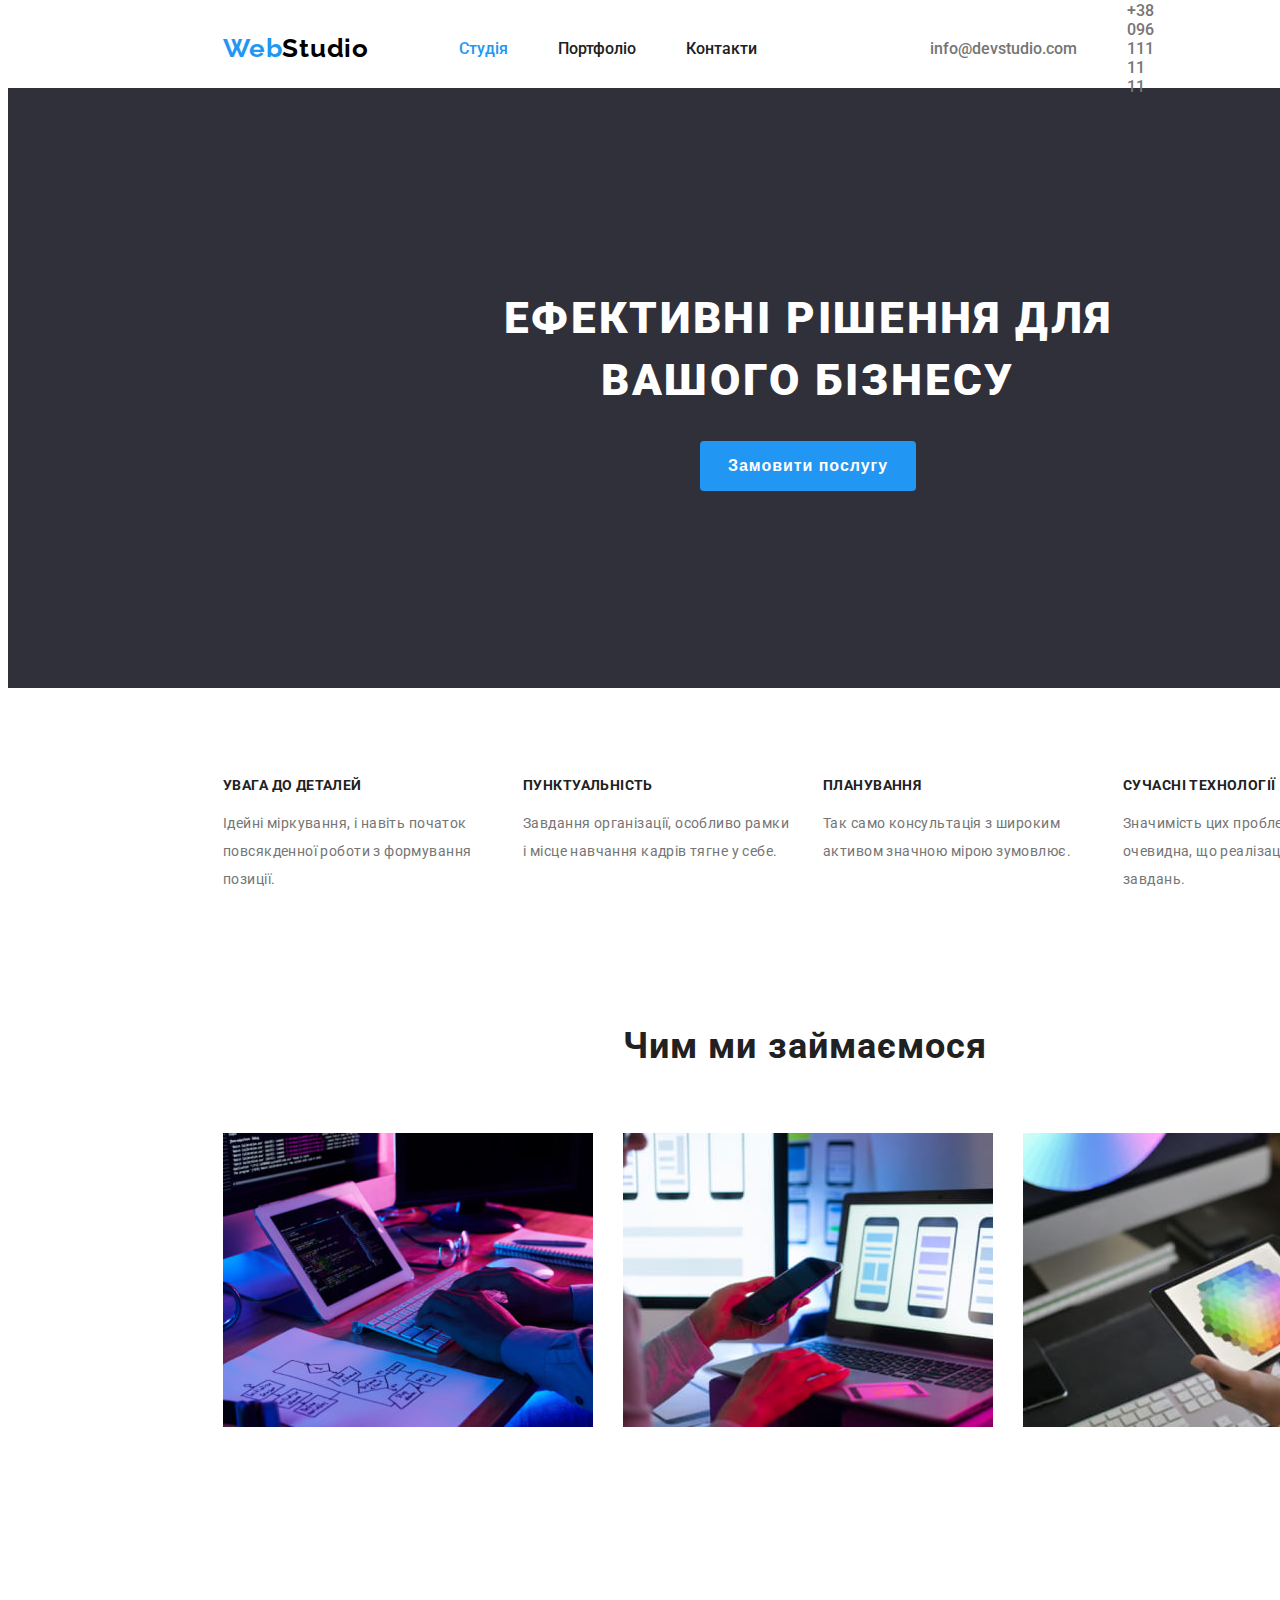
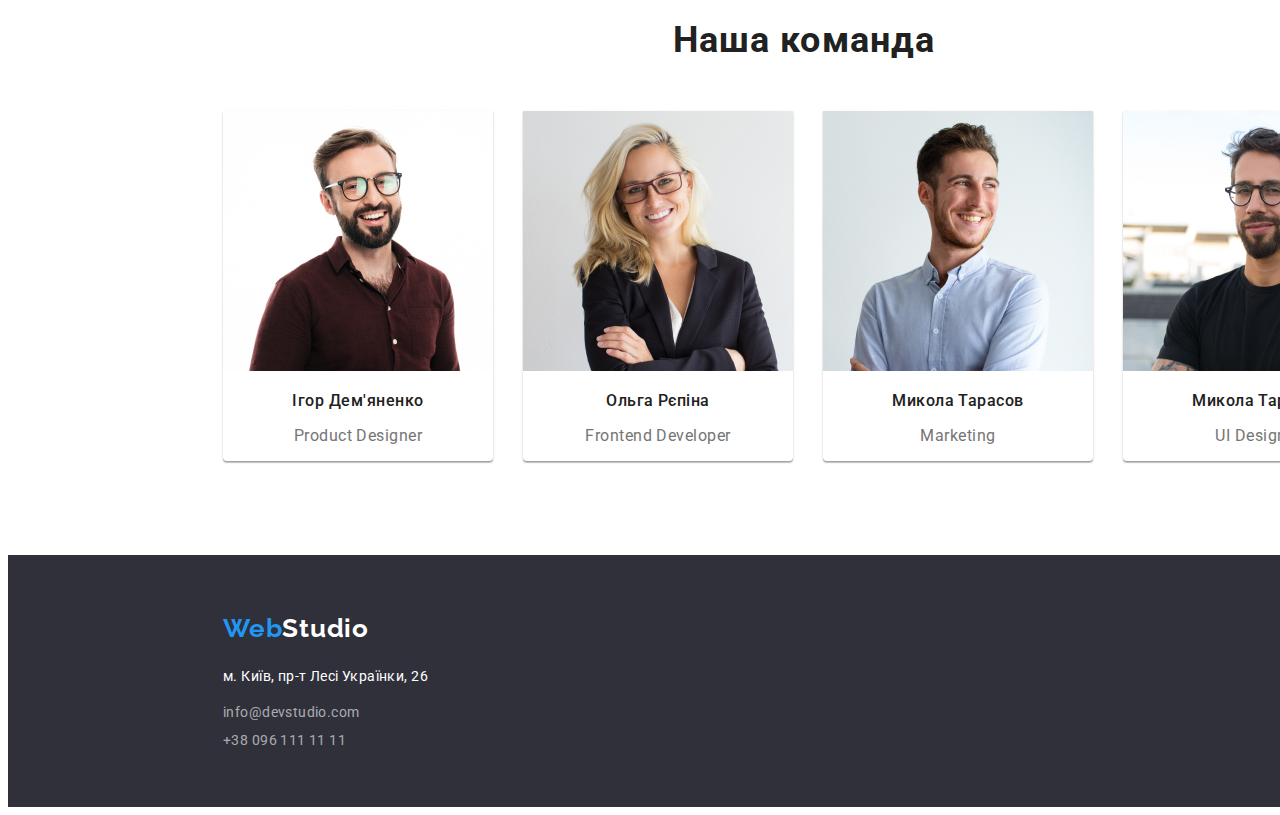
<file: index.html>
<!DOCTYPE html>
<html lang="uk">
  <head>
    <meta charset="UTF-8">
    <meta http-equiv="X-UA-Compatible" content="IE=edge">
    <meta name="viewport" content="width=device-width, initial-scale=1.0">
    <link rel="preconnect" href="https://fonts.googleapis.com">
    <link rel="preconnect" href="https://fonts.gstatic.com" crossorigin>
    <link href="https://fonts.googleapis.com/css2?family=Raleway:wght@700&family=Roboto:wght@400;500;700;900&display=swap" rel="stylesheet">
    <link rel="stylesheet" href="css/style.css">
    <title>Студія</title>
  </head>
  <body>
    <header class="header">
      <div class="container">
        <div class="header_inner">
        <a class="logo" href="index.html"><span class="blue_logo">Web</span>Studio</a>
        <nav class="menu">
          <ul class="menu_list">
            <li class="menu__list-item">
              <a class="menu__list-link" href="index.html"><span class="index_link">Студія</span></a>
            </li>
            <li class="menu__list-item">
              <a class="menu__list-link" href="portfolio.html">Портфоліо</a>
            </li>
            <li class="menu__list-item">
              <a class="menu__list-link" href="index.html">Контакти</a>
            </li>
          </ul>
        </nav>
        <ul class="contacts">
          <li class="contacts_item">
            <a class="contacts_link" href="mailto:info@devstudio.com">info@devstudio.com</a>
          </li>
          <li class="contacts_item">
            <a class="contacts_link" href="tel:+380961111111">+38 096 111 11 11</a>
          </li>
        </ul>
        </div>
      </div>
    </header>
    <main>
      <section class="section">
        <h1 class="main_title">Ефективні рішення для вашого бізнесу</h1>
        <button type="button" class="main_btn">Замовити послугу</button>
      </section>
      <section class="our_features">
        <ul class="main_features">
          <li class="features">
            <h3 class="main_features_title">УВАГА ДО ДЕТАЛЕЙ</h3>
            <p class="features_text">
              Ідейні міркування, і навіть початок повсякденної роботи з
              формування позиції.
            </p>
          </li>
          <li class="features">
            <h3 class="main_features_title">ПУНКТУАЛЬНІСТЬ</h3>
            <p class="features_text">
              Завдання організації, особливо рамки і місце навчання кадрів тягне
              у себе.
            </p>
          </li>
          <li class="features">
            <h3 class="main_features_title">ПЛАНУВАННЯ</h3>
            <p class="features_text">
              Так само консультація з широким активом значною мірою зумовлює.
            </p>
          </li>
          <li class="features">
            <h3 class="main_features_title">СУЧАСНІ ТЕХНОЛОГІЇ</h3>
            <p class="features_text">
              Значимість цих проблем настільки очевидна, що реалізація планових
              завдань.
            </p>
          </li>
        </ul>
      </section>
      <section class="work">
        <h2 class="work_title">Чим ми займаємося</h2>
        <ul class="work_img">
          <li>
            <img
              class="work_box"
              src="images/box-1.jpg"
              width="370"
              height="294"
              alt="Backend dev"
            >
          </li>
          <li>
            <img
              class="work_box"
              src="images/box-2.jpg"
              width="370"
              height="294"
              alt="Frontend dev"
            >
          </li>
          <li>
            <img
              class="work_box"
              src="images/box-3.jpg"
              width="370"
              height="294"
              alt="Design dev"
            >
          </li>
        </ul>
      </section>
      <section class="team">
        <h2 class="team_title">Наша команда</h2>
        <ul class="our_team">
          <li class="our_team-card">
            <img
              class="team_img"
              src="images/teamcard-1.jpg"
              width="270"
              height="260"
              alt="Product Designer"
             >
             <h3 class="team_name">Ігор Дем'яненко</h3>
             <p class="team_p">Product Designer</p>
          </li>
          <li class="our_team-card">
            <img
              class="team_img"
              src="images/teamcard-2.jpg"
              width="270"
              height="260"
              alt="Frontend Developer"
             >
             <h3 class="team_name">Ольга Рєпіна</h3>
             <p class="team_p">Frontend Developer</p>

          </li>
          <li class="our_team-card">
            <img
              class="team_img"
              src="images/teamcard-3.jpg"
              width="270"
              height="260"
              alt="Marketing"
              >
              <h3 class="team_name">Микола Тарасов</h3>
              <p class="team_p">Marketing</p>
          </li>
          <li class="our_team-card">
            <img
              class="team_img"
              src="images/teamcard-4.jpg"
              width="270"
              height="260"
              alt="UI Designer"
              >
              <h3 class="team_name">Микола Тарасов</h3>
              <p class="team_p">UI Designer</p>
          </li>
        </ul>
      </section>
    </main>
    <footer class="footer">
      <address class="address">
        <a class="logo_footer" href="index.html"><span class="blue_logo">Web</span>Studio</a>
        <p class="address_link">м. Київ, пр-т Лесі Українки, 26</p>
        <a class="email_link" href="mailto:info@devstudio.com">info@devstudio.com</a>
        <a class="phone_link" href="tel:+380961111111">+38 096 111 11 11</a>
      </address>
    </footer>
  </body>
</html>
</file>
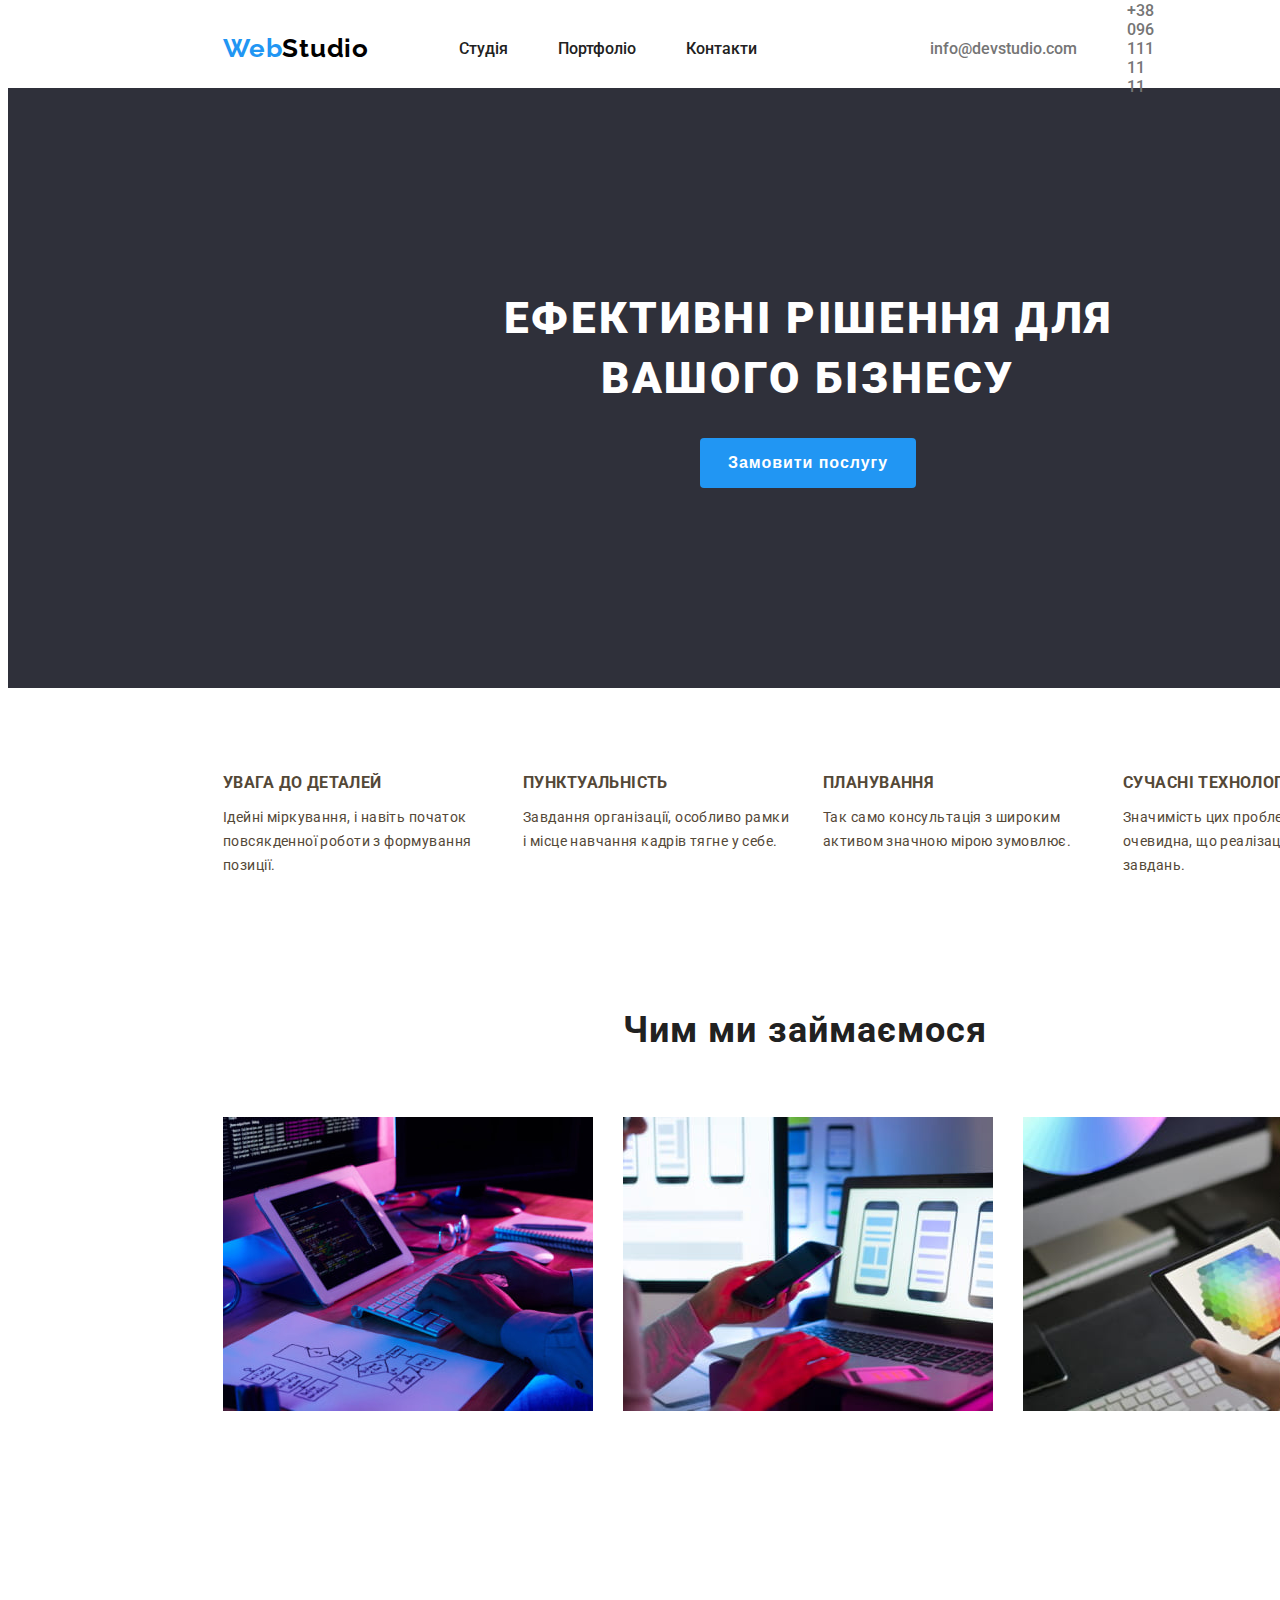
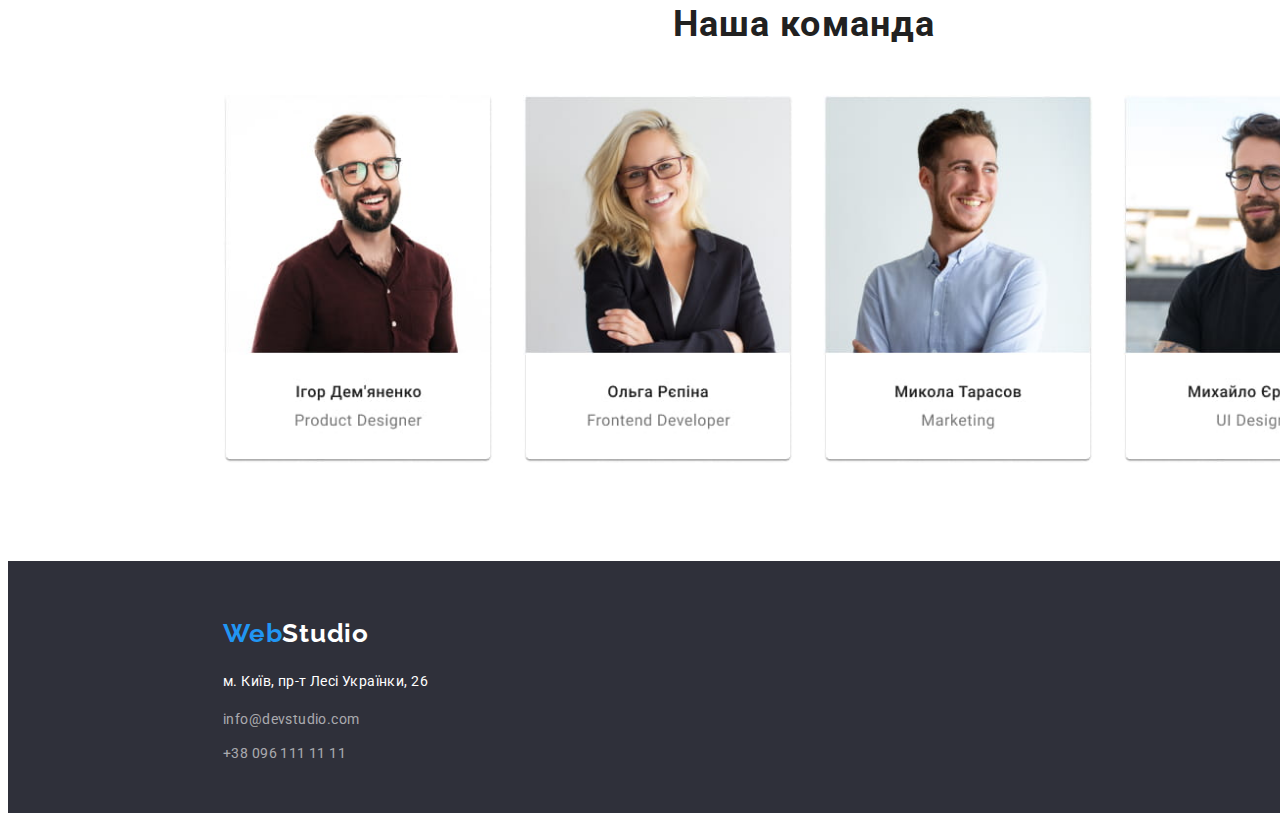
<file: goit-markup-hw-02/index.html>
<!DOCTYPE html>
<html lang="uk">
  <head>
    <meta charset="UTF-8">
    <meta http-equiv="X-UA-Compatible" content="IE=edge">
    <meta name="viewport" content="width=device-width, initial-scale=1.0">
    <link rel="preconnect" href="https://fonts.googleapis.com">
    <link rel="preconnect" href="https://fonts.gstatic.com" crossorigin>
    <link href="https://fonts.googleapis.com/css2?family=Raleway:wght@700&family=Roboto:wght@400;500;700;900&display=swap" rel="stylesheet">
    <link rel="stylesheet" href="css/style.css">
    <title>Студія</title>
  </head>
  <body>
    <header class="header">
      <div class="container">
        <div class="header_inner">
        <a class="logo" href="index.html"><span class="blue_logo">Web</span>Studio</a>
        <nav class="menu">
          <ul class="menu_list">
            <li class="menu__list-item">
              <a class="menu__list-link" href="index.html">Студія</a>
            </li>
            <li class="menu__list-item">
              <a class="menu__list-link" href="portfolio.html">Портфоліо</a>
            </li>
            <li class="menu__list-item">
              <a class="menu__list-link" href="index.html">Контакти</a>
            </li>
          </ul>
        </nav>
        <ul class="contacts">
          <li class="contacts_item">
            <a class="contacts_link" href="mailto:info@devstudio.com">info@devstudio.com</a>
          </li>
          <li class="contacts_item">
            <a class="contacts_link" href="tel:+380961111111">+38 096 111 11 11</a>
          </li>
        </ul>
        </div>
      </div>
    </header>
    <main>
      <section class="section">
        <h1 class="main_title">Ефективні рішення для вашого бізнесу</h1>
        <button type="button" class="main_btn">Замовити послугу</button>
      </section>
      <section class="our_features">
        <ul class="main_features">
          <li class="features">
            <h3 class="main_features_title">УВАГА ДО ДЕТАЛЕЙ</h3>
            <p class="features_text">
              Ідейні міркування, і навіть початок повсякденної роботи з
              формування позиції.
            </p>
          </li>
          <li class="features">
            <h3 class="main_features_title">ПУНКТУАЛЬНІСТЬ</h3>
            <p class="features_text">
              Завдання організації, особливо рамки і місце навчання кадрів тягне
              у себе.
            </p>
          </li>
          <li class="features">
            <h3 class="main_features_title">ПЛАНУВАННЯ</h3>
            <p class="features_text">
              Так само консультація з широким активом значною мірою зумовлює.
            </p>
          </li>
          <li class="features">
            <h3 class="main_features_title">СУЧАСНІ ТЕХНОЛОГІЇ</h3>
            <p class="features_text">
              Значимість цих проблем настільки очевидна, що реалізація планових
              завдань.
            </p>
          </li>
        </ul>
      </section>
      <section class="work">
        <h2 class="work_title">Чим ми займаємося</h2>
        <ul class="work_img">
          <li>
            <img
              class="work_box"
              src="images/box-1.jpg"
              width="370"
              height="294"
              alt="Backend dev"
            >
          </li>
          <li>
            <img
              class="work_box"
              src="images/box-2.jpg"
              width="370"
              height="294"
              alt="Frontend dev"
            >
          </li>
          <li>
            <img
              class="work_box"
              src="images/box-3.jpg"
              width="370"
              height="294"
              alt="Design dev"
            >
          </li>
        </ul>
      </section>
      <section class="team">
        <h2 class="team_title">Наша команда</h2>
        <ul class="our_team">
          <li class="our_team-card">
            <img
              class="team_img"
              src="images/teamcard-1.jpg"
              width="270"
              height="368"
              alt="Product Designer"
             >
            
          </li>
          <li class="our_team-card">
            <img
              class="team_img"
              src="images/teamcard-2.jpg"
              width="270"
              height="368"
              alt="Frontend Developer"
             >
          </li>
          <li class="our_team-card">
            <img
              class="team_img"
              src="images/teamcard-3.jpg"
              width="270"
              height="368"
              alt="Marketing"
              >
          </li>
          <li class="our_team-card">
            <img
              class="team_img"
              src="images/teamcard-4.jpg"
              width="270"
              height="368"
              alt="UI Designer"
              >
          </li>
        </ul>
      </section>
    </main>
    <footer class="footer">
      <address class="address">
        <a class="logo_footer" href="index.html"><span class="blue_logo">Web</span>Studio</a>
        <p class="address_link">м. Київ, пр-т Лесі Українки, 26</p>
        <a class="email_link" href="mailto:info@devstudio.com">info@devstudio.com</a>
        <a class="phone_link" href="tel:+380961111111">+38 096 111 11 11</a>
      </address>
    </footer>
  </body>
</html>
</file>
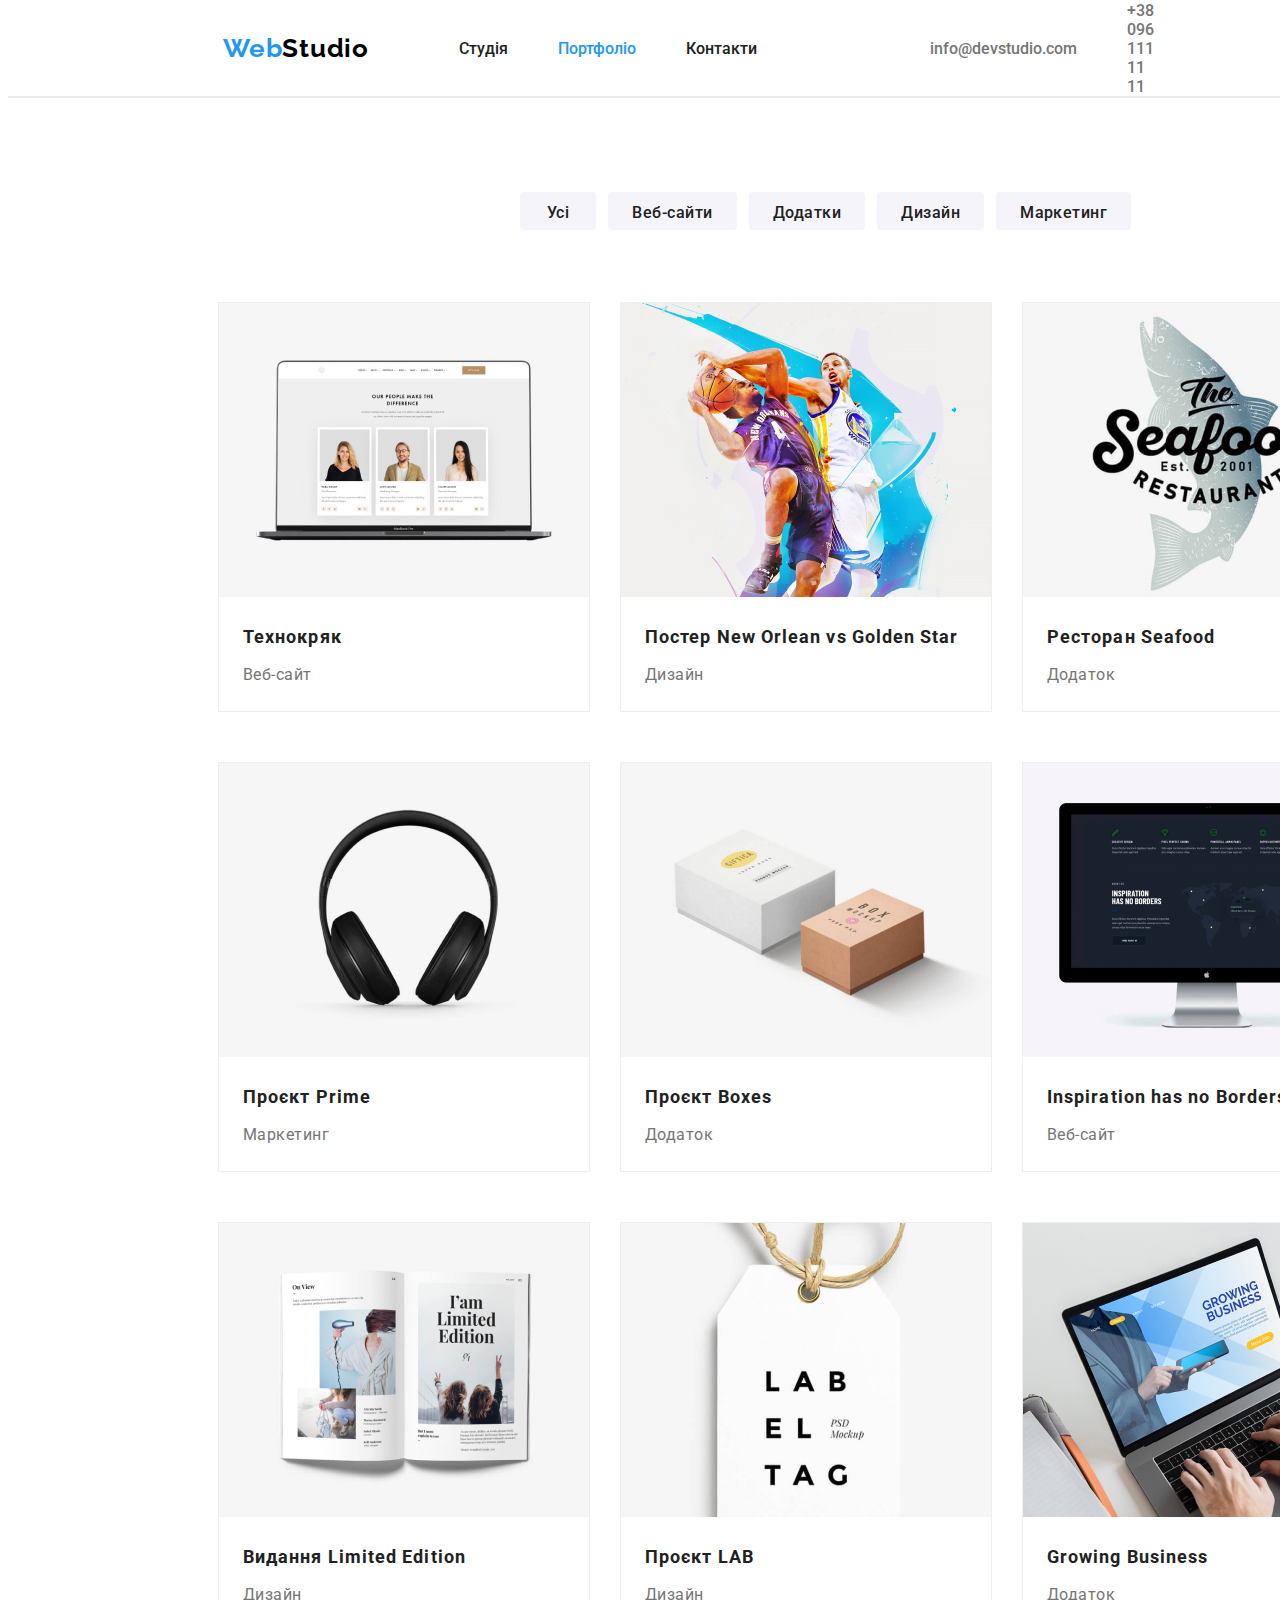
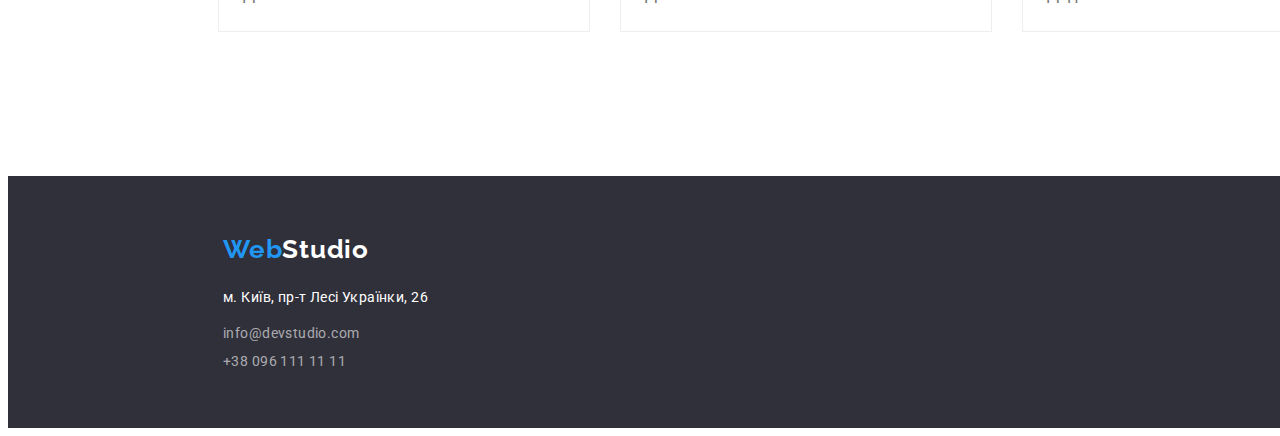
<file: portfolio.html>
<!DOCTYPE html>
<html lang="uk">
  <head>
    <meta charset="UTF-8">
    <meta http-equiv="X-UA-Compatible" content="IE=edge">
    <meta name="viewport" content="width=device-width, initial-scale=1.0">
    <link rel="preconnect" href="https://fonts.googleapis.com">
    <link rel="preconnect" href="https://fonts.gstatic.com" crossorigin>
    <link
      href="https://fonts.googleapis.com/css2?family=Raleway:wght@700&family=Roboto:wght@400;500;700;900&display=swap"
      rel="stylesheet">
    <link rel="stylesheet" href="css/style.css">
    <title>Портфоліо</title>
  </head>
  <body>
    <header class="header">
      <div class="container">
        <div class="header_inner">
          <a class="logo" href="index.html"><span class="blue_logo">Web</span>Studio</a>
          <nav class="menu">
            <ul class="menu_list">
              <li class="menu__list-item">
                <a class="menu__list-link" href="index.html">Студія</a>
              </li>
              <li class="menu__list-item">
                <a class="menu__list-link" href="portfolio.html"><span class="portfolio_link">Портфоліо</span></a>
              </li>
              <li class="menu__list-item">
                <a class="menu__list-link" href="index.html">Контакти</a>
              </li>
            </ul>
          </nav>
          <ul class="contacts">
            <li class="contacts_item">
              <a class="contacts_link" href="mailto:info@devstudio.com"
                >info@devstudio.com</a>
            </li>
            <li class="contacts_item">
              <a class="contacts_link" href="tel:+380961111111"
                >+38 096 111 11 11</a>
            </li>
          </ul>
        </div>
      </div>
    </header>
    <main>
      <hr style="border: 1px solid transparent">
      <section class="catalog">
        <ul class="catalog_menu">
          <li class="catalog_btn-item">
          <button type="button" class="catalog_btn-apart">Усі</button>
          </li>
          <li class="catalog_btn-item">
          <button type="button" class="catalog_btn">Веб-сайти</button>
          </li>
          <li class="catalog_btn-item">
          <button type="button" class="catalog_btn">Додатки</button>
          </li>
          <li class="catalog_btn-item">
          <button type="button" class="catalog_btn">Дизайн</button>
          </li>
          <li class="catalog_btn-item">
          <button type="button" class="catalog_btn">Маркетинг</button>
          </li>
        </ul>
        <div class="catalog_cards">
          <ul class="grid">
            <li class="grid_item">
              <a class="grid_link" href="#">
                <img
                  class="catalog_card-img"
                  src="images/catalog_card-1.jpg"
                  alt="Технокряк"
                  >
              </a>
                <h3 class="catalog_card-title">Технокряк</h3>
                <p class="catalog_card-p">Веб-сайт</p>
            </li>
            <li class="grid_item">
              <a class="grid_link" href="#">
                <img
                  class="catalog_card-img"
                  src="images/catalog_card-2.jpg"
                  alt="Постер New Orlean vs Golden Star"
                 >
              </a>
                <h3 class="catalog_card-title">Постер New Orlean vs Golden Star</h3>
                <p class="catalog_card-p">Дизайн</p>
            </li>
            <li class="grid_item">
              <a class="grid_link" href="#">
                <img
                  class="catalog_card-img"
                  src="images/catalog_card-3.jpg"
                  alt="Ресторан Seafood"
                  >
              </a>
                <h3 class="catalog_card-title">Ресторан Seafood</h3>
                <p class="catalog_card-p">Додаток</p>
            </li>
            <li class="grid_item">
              <a class="grid_link" href="#">
                <img
                  class="catalog_card-img"
                  src="images/catalog_card-4.jpg"
                  alt="Проєкт Prime"
                  >
              </a>
                <h3 class="catalog_card-title">Проєкт Prime</h3>
                <p class="catalog_card-p">Маркетинг</p>
            </li>
            <li class="grid_item">
              <a class="grid_link" href="#">
                <img
                  class="catalog_card-img"
                  src="images/catalog_card-5.jpg"
                  alt="Проєкт Boxes"
                 >
              </a>
                <h3 class="catalog_card-title">Проєкт Boxes</h3>
                <p class="catalog_card-p">Додаток</p>
            </li>
            <li class="grid_item">
              <a class="grid_link" href="#">
                <img
                  class="catalog_card-img"
                  src="images/catalog_card-6.jpg"
                  alt="Inspiration has no Borders"
                 >
              </a>  
                <h3 class="catalog_card-title">Inspiration has no Borders</h3>
                <p class="catalog_card-p">Веб-сайт</p>
            </li>
            <li class="grid_item">
              <a class="grid_link" href="#">
                <img
                  class="catalog_card-img"
                  src="images/catalog_card-7.jpg"
                  alt="Видання Limited Edition"
                 >
             </a>   
                <h3 class="catalog_card-title">Видання Limited Edition</h3>
                <p class="catalog_card-p">Дизайн</p>
            </li>
            <li class="grid_item">
              <a class="grid_link" href="#">
                <img  
                  class="catalog_card-img"
                  src="images/catalog_card-8.jpg"
                  alt="Проєкт LAB"
                 >
             </a>
                <h3 class="catalog_card-title">Проєкт LAB</h3>
                <p class="catalog_card-p">Дизайн</p>
            </li>
            <li class="grid_item">
              <a class="grid_link" href="#">
                <img
                  class="catalog_card-img"
                  src="images/catalog_card-9.jpg"
                  alt="Growing Business"
                >
              </a>
                <h3 class="catalog_card-title">Growing Business</h3>
                <p class="catalog_card-p">Додаток</p>
            </li>
          </ul>
        </div>
      </section>
    </main>
    <footer class="footer">
      <address class="address">
        <a class="logo_footer" href="index.html"><span class="blue_logo">Web</span>Studio</a>
        <p class="address_link">м. Київ, пр-т Лесі Українки, 26</p>
        <a class="email_link" href="mailto:info@devstudio.com">info@devstudio.com</a>
        <a class="phone_link" href="tel:+380961111111">+38 096 111 11 11</a>
      </address>
    </footer>
  </body>
</html>
</file>
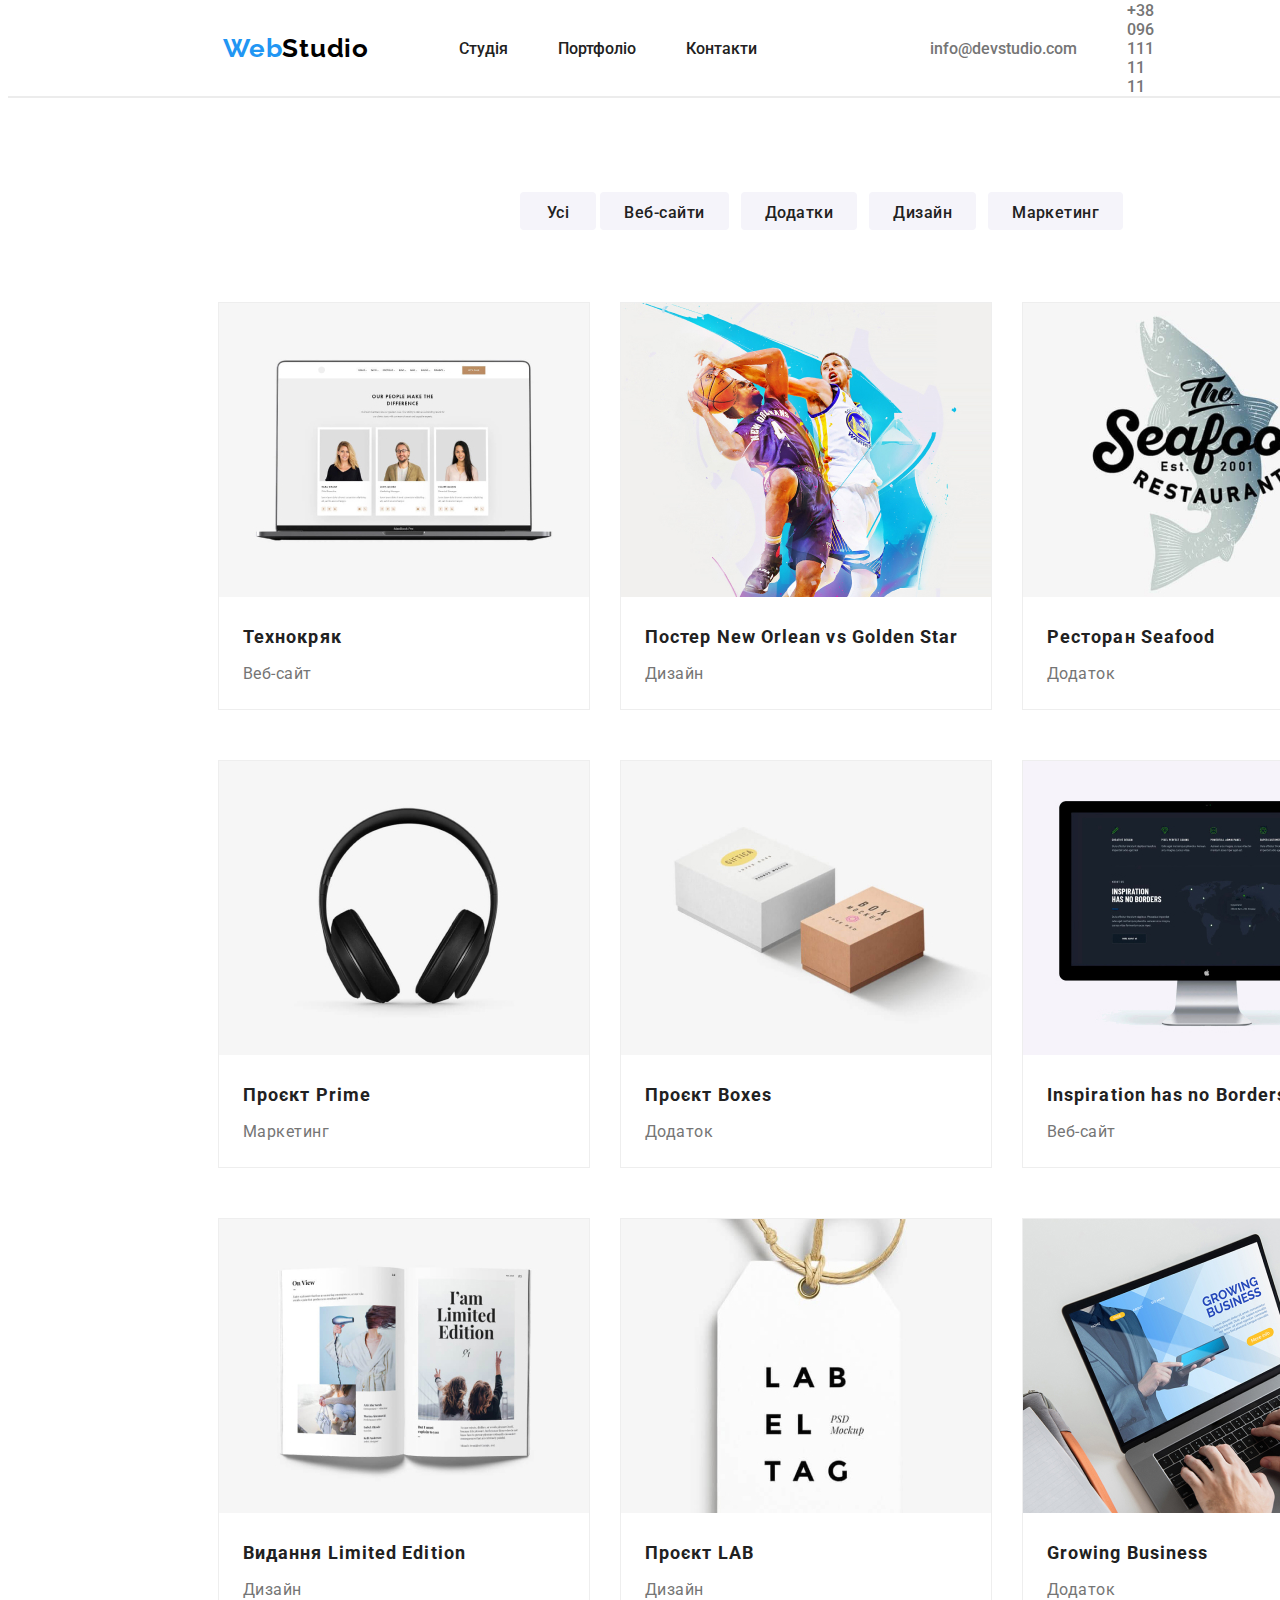
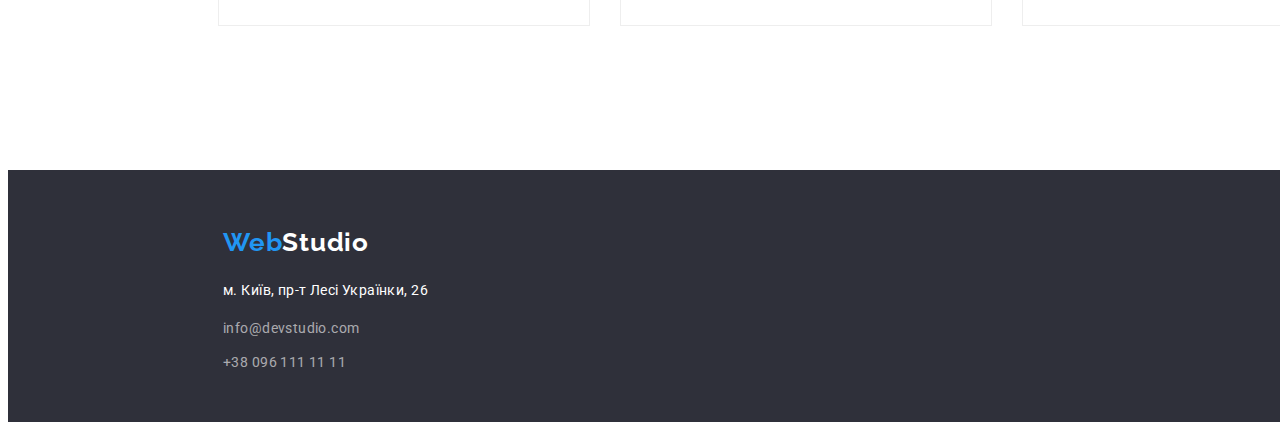
<file: goit-markup-hw-02/portfolio.html>
<!DOCTYPE html>
<html lang="uk">
  <head>
    <meta charset="UTF-8">
    <meta http-equiv="X-UA-Compatible" content="IE=edge">
    <meta name="viewport" content="width=device-width, initial-scale=1.0">
    <link rel="preconnect" href="https://fonts.googleapis.com">
    <link rel="preconnect" href="https://fonts.gstatic.com" crossorigin>
    <link
      href="https://fonts.googleapis.com/css2?family=Raleway:wght@700&family=Roboto:wght@400;500;700;900&display=swap"
      rel="stylesheet">
    <link rel="stylesheet" href="css/style.css">
    <title>Портфоліо</title>
  </head>
  <body>
    <header class="header">
      <div class="container">
        <div class="header_inner">
          <a class="logo" href="index.html"><span class="blue_logo">Web</span>Studio</a>
          <nav class="menu">
            <ul class="menu_list">
              <li class="menu__list-item">
                <a class="menu__list-link" href="index.html">Студія</a>
              </li>
              <li class="menu__list-item">
                <a class="menu__list-link" href="portfolio.html">Портфоліо</a>
              </li>
              <li class="menu__list-item">
                <a class="menu__list-link" href="index.html">Контакти</a>
              </li>
            </ul>
          </nav>
          <ul class="contacts">
            <li class="contacts_item">
              <a class="contacts_link" href="mailto:info@devstudio.com"
                >info@devstudio.com</a>
            </li>
            <li class="contacts_item">
              <a class="contacts_link" href="tel:+380961111111"
                >+38 096 111 11 11</a>
            </li>
          </ul>
        </div>
      </div>
    </header>
    <main>
      <hr style="border: 1px solid transparent">
      <div class="catalog">
        <div class="catalog_menu">
          <button type="button" class="catalog_btn-apart">Усі</button>
          <button type="button" class="catalog_btn">Веб-сайти</button>
          <button type="button" class="catalog_btn">Додатки</button>
          <button type="button" class="catalog_btn">Дизайн</button>
          <button type="button" class="catalog_btn">Маркетинг</button>
        </div>
        <div class="catalog_cards">
          <ul class="grid">
            <li class="grid_item">
                <img
                  class="catalog_card-img"
                  src="images/catalog_card-1.jpg"
                  alt="Технокряк"
                  >
                <p class="catalog_card-title">Технокряк</p>
                <p class="catalog_card-p">Веб-сайт</p>
            </li>
            <li class="grid_item">
                <img
                  class="catalog_card-img"
                  src="images/catalog_card-2.jpg"
                  alt="Постер New Orlean vs Golden Star"
                  >
                <p class="catalog_card-title">Постер New Orlean vs Golden Star</p>
                <p class="catalog_card-p">Дизайн</p>
            </li>
            <li class="grid_item">
                <img
                  class="catalog_card-img"
                  src="images/catalog_card-3.jpg"
                  alt="Ресторан Seafood"
                  >
                <p class="catalog_card-title">Ресторан Seafood</p>
                <p class="catalog_card-p">Додаток</p>
            </li>
            <li class="grid_item">
                <img
                  class="catalog_card-img"
                  src="images/catalog_card-4.jpg"
                  alt="Проєкт Prime"
                  >
                <p class="catalog_card-title">Проєкт Prime</p>
                <p class="catalog_card-p">Маркетинг</p>
            </li>
            <li class="grid_item">
                <img
                  class="catalog_card-img"
                  src="images/catalog_card-5.jpg"
                  alt="Проєкт Boxes"
                 >
                <p class="catalog_card-title">Проєкт Boxes</p>
                <p class="catalog_card-p">Додаток</p>
            </li>
            <li class="grid_item">
                <img
                  class="catalog_card-img"
                  src="images/catalog_card-6.jpg"
                  alt="Inspiration has no Borders"
                 >
                <p class="catalog_card-title">Inspiration has no Borders</p>
                <p class="catalog_card-p">Веб-сайт</p>
            </li>
            <li class="grid_item">
                <img
                  class="catalog_card-img"
                  src="images/catalog_card-7.jpg"
                  alt="Видання Limited Edition"
                 >
                <p class="catalog_card-title">Видання Limited Edition</p>
                <p class="catalog_card-p">Дизайн</p>
            </li>
            <li class="grid_item">
                <img
                  class="catalog_card-img"
                  src="images/catalog_card-8.jpg"
                  alt="Проєкт LAB"
                 >
                <p class="catalog_card-title">Проєкт LAB</p>
                <p class="catalog_card-p">Дизайн</p>
            </li>
            <li class="grid_item">
                <img
                  class="catalog_card-img"
                  src="images/catalog_card-9.jpg"
                  alt="Growing Business"
                >
                <p class="catalog_card-title">Growing Business</p>
                <p class="catalog_card-p">Додаток</p>
            </li>
          </ul>
        </div>
      </div>
    </main>
    <footer class="footer">
      <address class="address">
        <a class="logo_footer" href="index.html"><span class="blue_logo">Web</span>Studio</a>
        <p class="address_link">м. Київ, пр-т Лесі Українки, 26</p>
        <a class="email_link" href="mailto:info@devstudio.com">info@devstudio.com</a>
        <a class="phone_link" href="tel:+380961111111">+38 096 111 11 11</a>
      </address>
    </footer>
  </body>
</html>
</file>
<file: css/style.css>
* {
    box-sizing: border-box;
}

body {
    font-family: 'Roboto', sans-serif, 'Raleway';
    color: #544837;
    --main-color: #2F303A;
    --blue-color: #2196F3;

}

.container {
    max-width: 1500px;
    padding-left: 215px;
    padding-right: 215px;
    margin: 0;


}

.header_inner {
    height: 80px;
    display: flex;
    justify-content: space-between;
    align-items: center;
    

}

.logo {
    top: 24px;
    color: #000;
    font-family: 'Raleway';
    font-size: 26px;
    font-weight: 700;
    letter-spacing: 0.78px;
    text-decoration: none;
    align-items: center;
}

.blue_logo {
    color: var(--blue-color);

}

.index_link{
    color: var(--blue-color)
}

.portfolio_link{
    color: var(--blue-color);
}

.menu {
    margin-left: 0;
}

.menu_list {
    list-style: none;
    display: flex;
    justify-content: space-between;
    font-weight: 500;
    font-style: normal;
}


.menu__list-link {
    text-decoration: none;
    color: #212121;
    margin-left: 50px;
    
}

.menu_list-link + .menu__list-link {
    margin-left: 50px;
}

.menu__list-link:hover,
.menu__list-link:focus {
    color: var(--blue-color);
    
}

.contacts {
    display: flex;
    list-style-type: none;
    margin-left: 133px;
    text-decoration: none;
    align-items: center;
    font-weight: 500;
}

.contacts_link:hover,
.contacts_link:focus{
    color: var(--blue-color);
}

.contacts_item+.contacts_item {
    top: 24px;
    text-decoration: none;
    margin-left: 50px;
}

.contacts_link {
    text-decoration: none;
    color: #757575;

}

.section {
    width: 1600px;
    height: 600px;
    background-color: var(--main-color);
    justify-content: space-between;
}

.main_title {
    color: #FFF;
    text-align: center;
    font-size: 44px;
    font-style: normal;
    font-weight: 900;
    line-height: 1.4;
    /* 136.364% */
    letter-spacing: 2.64px;
    text-transform: uppercase;
    padding-top: 200px;
    padding-left: 452px;
    padding-right: 452px;
    margin: 0;
    outline: none;

}

.main_btn {
    width: 216px;
    height: 50px;
    border-radius: 4px;
    border: 2px transparent;
    background: var(--blue-color);
    color: #FFF;
    text-align: center;
    font-size: 16px;
    font-style: normal;
    font-weight: 700;
    line-height: 2;
    letter-spacing: 0.96px;
    display: inline-block;
    margin-left: 692px;
    margin-top: 30px;
    cursor: pointer;
}


.main_btn:hover {
    color: #000;
    box-shadow: 0px 4px 4px 0px rgba(0, 0, 0, 0.15);
    

}

.main_btn:focus{
    color: #000;
}

.our_features {
    padding-left: 215px;
    padding-right: 215px;
    width: 1600px;
    margin-top: -15px;

}

.main_features {
    display: flex;
    list-style: none;
    font-size: 14px;
    font-style: normal;
    font-weight: 400;
    line-height: 2;
    letter-spacing: 0.42px;
    flex-shrink: 0;
    padding-left: 0;

}


.main_features_title {
    margin-top: 84px;
    margin-bottom: 10px;
    color: #212121;
    font-weight: 700;
    font-size: 14px;
    letter-spacing: 0.42px;
    text-transform: uppercase;
}

.features_text {
    margin-top: 0;
    margin-right: 30px;
    width: 270px;
    color: #757575;
}


.work {
    max-width: 1600px;
    color: #212121;
    list-style: none;
    padding-left: 215px;
    padding-right: 215px;
}


.work_title {
    margin-top: 118px;
    font-size: 36px;
    font-style: normal;
    font-weight: 700;
    letter-spacing: 1.08px;
    padding-left: 400px;
    margin-bottom: 0;
    width: auto;


}

.work_img {
    list-style: none;
    display: flex;
    padding: 0;


}

.work_box {
    margin-top: 50px;
    margin-right: 30px;
    object-fit: cover;

}

.team {
    max-width: 1600px;
    margin-top: 188px;
    padding: 0 215px;

}

.team_title {
    color: #212121;
    padding-left: 450px;
    font-size: 36px;
    font-style: normal;
    font-weight: 700;
    letter-spacing: 1.08px;
    margin-bottom: 50px;


}

.our_team {
    display: flex;
    list-style: none;
    padding: 0;
    

}

.our_team-card{
    border-radius: 0px 0px 4px 4px;
    background: #FFF;
    /* material shadow v1 */
    box-shadow: 0px 2px 1px 0px rgba(0, 0, 0, 0.20), 0px 1px 1px 0px rgba(0, 0, 0, 0.14), 0px 1px 3px 0px rgba(0, 0, 0, 0.12);

}

.our_team-card + .our_team-card{
    margin-left: 30px;

}

.team_name{
    color: #212121;
    text-align: center;
    font-size: 16px;
    font-weight: 500;
    letter-spacing: 0.48px;

}

.team_p{
    color: #757575;
    text-align: center;
    font-size: 16px;
    font-weight: 400;
    letter-spacing: 0.48px;
}

.catalog {
    padding: 0 215px;
    
}

hr {
    width: 1600px;
    background: #ECECEC;
    position: relative;


}

.catalog_menu {
    margin-top: 94px;
    width: 625px;
    height: 54px;
    flex-shrink: 0;
    margin-left: 297px;
    margin-right: 298px;
    padding: 0;

}

.catalog_btn {
    width: auto;
    height: 38px;
    padding: 6px 22px;
    display: inline;
    border-radius: 4px;
    border: 2px solid transparent;
    font-size: 16px;
    font-weight: 500;
    font-family: 'Roboto';
    line-height: 1.6;
    letter-spacing: 0.48px;
    color: #212121;
    background-color: #F5F4FA;
    outline: none;
    margin-right: 8px;
    

}


.catalog_btn + .catalog_btn{
    margin-right: 8px;
}


.catalog_btn:focus {
    background-color: var(--blue-color);
    color: #FFF;

}

.catalog_btn-apart {
    padding: 6px 25px;
    width: auto;
    height: 38px;
    display: inline;
    border-radius: 4px;
    border: 2px solid transparent;
    font-size: 16px;
    font-weight: 500;
    font-family: 'Roboto';
    line-height: 1.6;
    letter-spacing: 0.48px;
    color: #212121;
    background-color: #F5F4FA;
    outline: none;
    margin-right: 8px;
    
    
}

.catalog_btn-apart:focus {
    background-color: var(--blue-color);
    color: #FFF;

}


.catalog_btn-apart:hover {
    background-color: var(--blue-color);
    color: #FFF;
    box-shadow: 0px 2px 2px 0px rgba(0, 0, 0, 0.12), 0px 1px 2px 0px rgba(0, 0, 0, 0.08), 0px 3px 1px 0px rgba(0, 0, 0, 0.10);
    cursor: pointer;


}

.catalog_btn:hover {
    background-color: var(--blue-color);
    color: #FFF;
    box-shadow: 0px 2px 2px 0px rgba(0, 0, 0, 0.12), 0px 1px 2px 0px rgba(0, 0, 0, 0.08), 0px 3px 1px 0px rgba(0, 0, 0, 0.10);
    cursor: pointer;


}

.catalog_btn-item{
    list-style: none;
    display: inline;    
    
}


.catalog_cards {
    margin-top: 56px;
}

.grid {
    display: flex;
    flex-wrap: wrap;
    list-style: none;
    padding: 0;
    width: 1500px;
    padding: 0;
    margin: 0 -35px;  
    

}

.grid_item {
    margin-left: 30px;
    margin-bottom: 50px;
    border: 1px solid #EEE;
    background: #FFF;
    padding: 0;
     
}


.catalog_card-title {
    color: #212121;
    font-size: 18px;
    font-weight: 700;
    line-height: 2;
    letter-spacing: 1.08px;
    margin-bottom: 4px;
    margin-left: 24px;
}


.catalog_card-p {
    color: #757575;
    font-size: 16px;
    font-weight: 400;
    line-height: 2;
    letter-spacing: 0.48px;
    margin-top: 0;
    margin-left: 24px;
    margin-bottom: 20px;
}

.footer {
    margin-top: 94px;
    width: 1600px;
    height: 252px;
    flex-shrink: 0;
    background: var(--main-color);
    
    
}


.logo_footer {
    color: #FFF;
    font-family: 'Raleway';
    font-size: 26px;
    font-style: normal;
    font-weight: 700;
    line-height: 1;
    letter-spacing: 0.78px;
    text-decoration: none;
    align-items: center;



}

.address {
    padding-top: 60px;
    padding-left: 215px;
    font-size: 14px;
    font-style: normal;
    font-weight: 400;
    letter-spacing: 0.42px;
    color: rgba(255, 255, 255, 0.60);
    line-height: 1.7;
  

}

.address_link {
    margin-top: 20px;
    color: #FFF;
    margin-bottom: 9px;

}

.email_link {
    color: rgba(255, 255, 255, 0.60);
    font-size: 14px;
    font-style: normal;
    font-weight: 400;
    line-height: 2;
    letter-spacing: 0.42px;
    text-decoration: none;
    cursor: pointer;
    margin-bottom: 9px;


}

.email_link:focus {
    color: #FFF;
}

.phone_link {
    color: rgba(255, 255, 255, 0.60);
    font-size: 14px;
    font-style: normal;
    font-weight: 400;
    line-height: 2;
    letter-spacing: 0.42px;
    text-decoration: none;
    cursor: pointer;
    display: block;

}

.phone_link:focus {
    color: #FFF;

}
</file>
<file: goit-markup-hw-02/css/style.css>
* {
    box-sizing: border-box;
}

body {
    font-family: 'Roboto', sans-serif, 'Raleway';
    color: #544837;
    --main-color: #2F303A;
    --blue-color: #2196F3;

}

.container {
    max-width: 1500px;
    padding-left: 215px;
    padding-right: 215px;
    margin: 0;


}

.header_inner {
    height: 80px;
    display: flex;
    justify-content: space-between;
    align-items: center;
    

}

.logo {
    top: 24px;
    color: #000;
    font-family: Raleway;
    font-size: 26px;
    font-style: normal;
    font-weight: 700;
    line-height: normal;
    letter-spacing: 0.78px;
    text-decoration: none;
    align-items: center;
}

.blue_logo {
    color: var(--blue-color);

}

.menu {
    margin-left: 0;
}

.menu__list-link:hover {
    color: var(--blue-color);
}

.menu_list {
    list-style: none;
    display: flex;
    justify-content: space-between;
    font-weight: 500;
    font-style: normal;
}

.menu_list-item+.menu__list-item {
    margin-left: 50px;
}

.menu__list-link {
    text-decoration: none;
    color: #212121;
    margin-left: 50px;
}


.contacts {
    display: flex;
    list-style-type: none;
    margin-left: 133px;
    text-decoration: none;
    align-items: center;
    font-weight: 500;
}

.contacts_link:hover {
    color: var(--blue-color);
}

.contacts_item+.contacts_item {
    top: 24px;
    text-decoration: none;
    margin-left: 50px;
}

.contacts_link {
    text-decoration: none;
    color: #757575;

}

.section {
    width: 1600px;
    height: 600px;
    background-color: var(--main-color);
    justify-content: space-between;
}

.main_title {
    color: #FFF;
    text-align: center;
    font-size: 44px;
    font-style: normal;
    font-weight: 900;
    line-height: 60px;
    /* 136.364% */
    letter-spacing: 2.64px;
    text-transform: uppercase;
    padding-top: 200px;
    padding-left: 452px;
    padding-right: 452px;
    margin: 0;
    outline: none;

}

.main_btn {
    width: 216px;
    height: 50px;
    border-radius: 4px;
    border: 2px transparent;
    background: var(--blue-color);
    color: #FFF;
    text-align: center;
    font-size: 16px;
    font-style: normal;
    font-weight: 700;
    line-height: 30px;
    /* 187.5% */
    letter-spacing: 0.96px;
    display: inline-block;
    margin-left: 692px;
    margin-top: 30px;
    cursor: pointer;
}


.main_btn:hover {
    color: #000;
    box-shadow: 0px 4px 4px 0px rgba(0, 0, 0, 0.15);

}

.our_features {
    padding-left: 215px;
    padding-right: 215px;
    width: 1600px;
    margin-top: -15px;

}

.main_features {
    display: flex;
    list-style: none;
    font-size: 14px;
    font-style: normal;
    font-weight: 400;
    line-height: 24px;
    /* 171.429% */
    letter-spacing: 0.42px;
    flex-shrink: 0;
    padding-left: 0;

}


.main_features_title {
    margin-top: 84px;
    margin-bottom: 10px;
}

.features_text {
    margin-top: 0;
    margin-right: 30px;
    width: 270px;

}


.work {
    max-width: 1600px;
    color: #212121;
    list-style: none;
    padding-left: 215px;
    padding-right: 215px;
}


.work_title {
    margin-top: 118px;
    font-size: 36px;
    font-style: normal;
    font-weight: 700;
    line-height: normal;
    letter-spacing: 1.08px;
    padding-left: 400px;
    margin-bottom: 0;
    width: auto;


}

.work_img {
    list-style: none;
    display: flex;
    padding: 0;


}

.work_box {
    margin-top: 50px;
    margin-right: 30px;
    object-fit: cover;

}

.team {
    max-width: 1600px;
    margin-top: 188px;
    padding-left: 215px;
    padding-right: 215px;

}

.team_title {
    color: #212121;
    padding-left: 450px;
    font-size: 36px;
    font-style: normal;
    font-weight: 700;
    line-height: normal;
    letter-spacing: 1.08px;
    margin-bottom: 50px;


}

.our_team {
    display: flex;
    list-style: none;
    padding: 0;

}

.team_img {
    margin-right: 30px;

}


.catalog {
    padding: 0 215px;
    
}

hr {
    width: 1600px;
    background: #ECECEC;
    position: relative;


}

.catalog_menu {
    margin-top: 94px;
    width: 605px;
    height: 54px;
    flex-shrink: 0;
    margin-left: 297px;
    margin-right: 298px;


}

.catalog_btn {
    width: auto;
    height: 38px;
    padding: 6px 22px;
    display: inline;
    border-radius: 4px;
    border: 2px solid transparent;
    font-size: 16px;
    font-weight: 500;
    line-height: 26px;
    /* 162.5% */
    letter-spacing: 0.48px;
    color: #212121;
    background-color: #F5F4FA;
    font-family: 'Roboto';
    outline: none;

}

.catalog_btn:focus {
    background-color: var(--blue-color);
    color: #FFF;

}

.catalog_btn-apart {
    padding: 6px 25px;
    width: auto;
    height: 38px;
    display: inline;
    border-radius: 4px;
    border: 2px solid transparent;
    font-size: 16px;
    font-weight: 500;
    line-height: 26px;
    /* 162.5% */
    letter-spacing: 0.48px;
    color: #212121;
    background-color: #F5F4FA;
    font-family: 'Roboto';
    outline: none;
}

.catalog_btn-apart:focus {
    background-color: var(--blue-color);
    color: #FFF;

}


.catalog_btn-apart:hover {
    background-color: var(--blue-color);
    color: #FFF;
    box-shadow: 0px 2px 2px 0px rgba(0, 0, 0, 0.12), 0px 1px 2px 0px rgba(0, 0, 0, 0.08), 0px 3px 1px 0px rgba(0, 0, 0, 0.10);
    cursor: pointer;


}

.catalog_btn:hover {
    background-color: var(--blue-color);
    color: #FFF;
    box-shadow: 0px 2px 2px 0px rgba(0, 0, 0, 0.12), 0px 1px 2px 0px rgba(0, 0, 0, 0.08), 0px 3px 1px 0px rgba(0, 0, 0, 0.10);
    cursor: pointer;


}

.catalog_btn+.catalog_btn {
    margin-left: 8px;
}

.catalog_cards {
    margin-top: 56px;
}

.grid {
    display: flex;
    flex-wrap: wrap;
    list-style: none;
    padding: 0;
    width: 1500px;
    padding: 0 -35px;
    margin: 0 -35px;
    

}

.grid_item {
    margin-left: 30px;
    margin-bottom: 50px;
    border: 1px solid #EEE;
    background: #FFF;
    padding: 0;
     
}

.catalog_card-title {
    color: #212121;
    font-size: 18px;
    font-weight: 700;
    line-height: 36px;
    /* 200% */
    letter-spacing: 1.08px;
    margin-bottom: 4px;
    margin-left: 24px;
}


.catalog_card-p {
    color: #757575;
    font-size: 16px;
    font-weight: 400;
    line-height: 30px;
    /* 187.5% */
    letter-spacing: 0.48px;
    margin-top: 0;
    margin-left: 24px;
    margin-bottom: 20px;
}

.footer {
    margin-top: 94px;
    width: 1600px;
    height: 252px;
    flex-shrink: 0;
    background: var(--main-color);
    
    
}


.logo_footer {
    color: #FFF;
    font-family: 'Raleway';
    font-size: 26px;
    font-style: normal;
    font-weight: 700;
    line-height: 24px;
    letter-spacing: 0.78px;
    text-decoration: none;
    align-items: center;



}

.address {
    padding-top: 60px;
    padding-left: 215px;
    font-size: 14px;
    font-style: normal;
    font-weight: 400;
    letter-spacing: 0.42px;
    color: rgba(255, 255, 255, 0.60);
    line-height: 24px;
    /* 171.429% */



}

.address_link {
    margin-top: 20px;
    color: #FFF;
    margin-bottom: 9px;

}

.email_link {
    color: rgba(255, 255, 255, 0.60);
    font-size: 14px;
    font-style: normal;
    font-weight: 400;
    line-height: 34px;
    /* 171.429% */
    letter-spacing: 0.42px;
    text-decoration: none;
    cursor: pointer;
    margin-bottom: 9px;


}

.email_link:focus {
    color: #FFF;
}

.phone_link {
    color: rgba(255, 255, 255, 0.60);
    font-size: 14px;
    font-style: normal;
    font-weight: 400;
    line-height: 34px;
    /* 171.429% */
    letter-spacing: 0.42px;
    text-decoration: none;
    cursor: pointer;
    display: block;

}

.phone_link:focus {
    color: #FFF;

}
</file>
